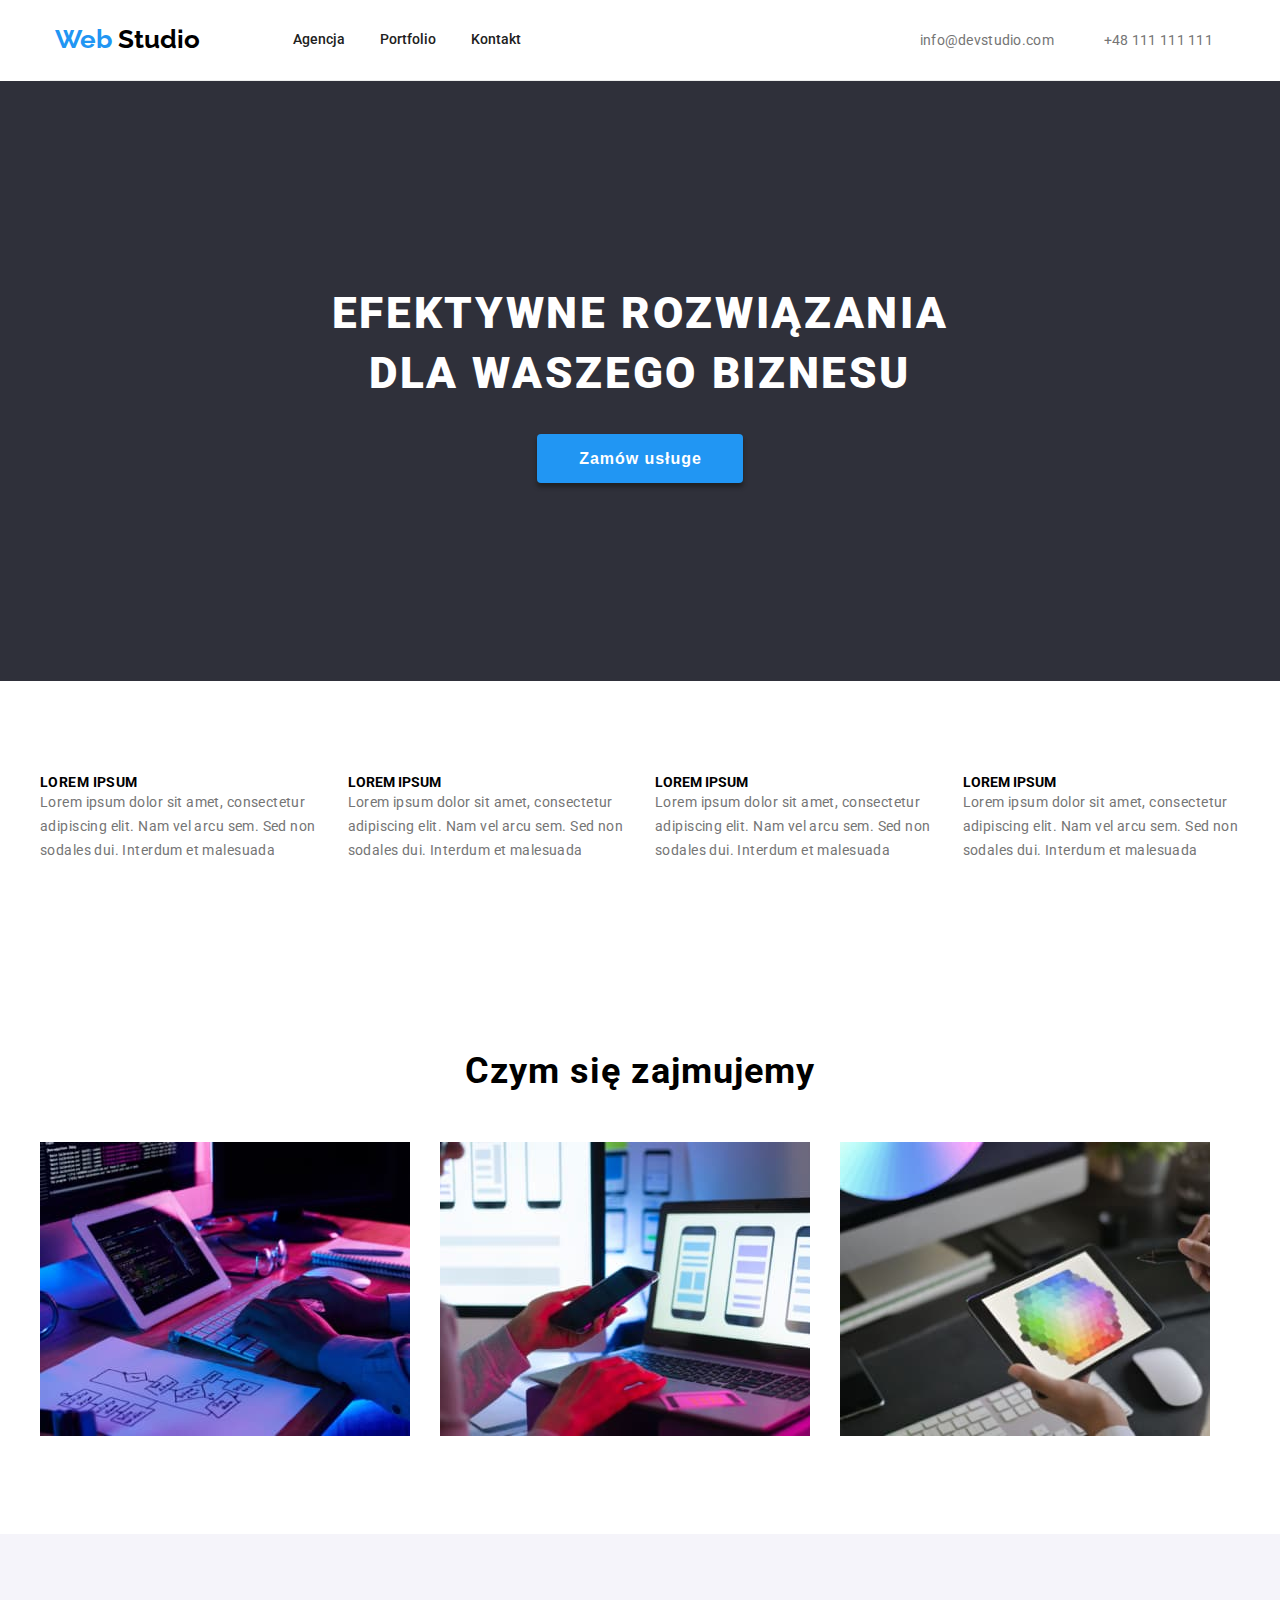
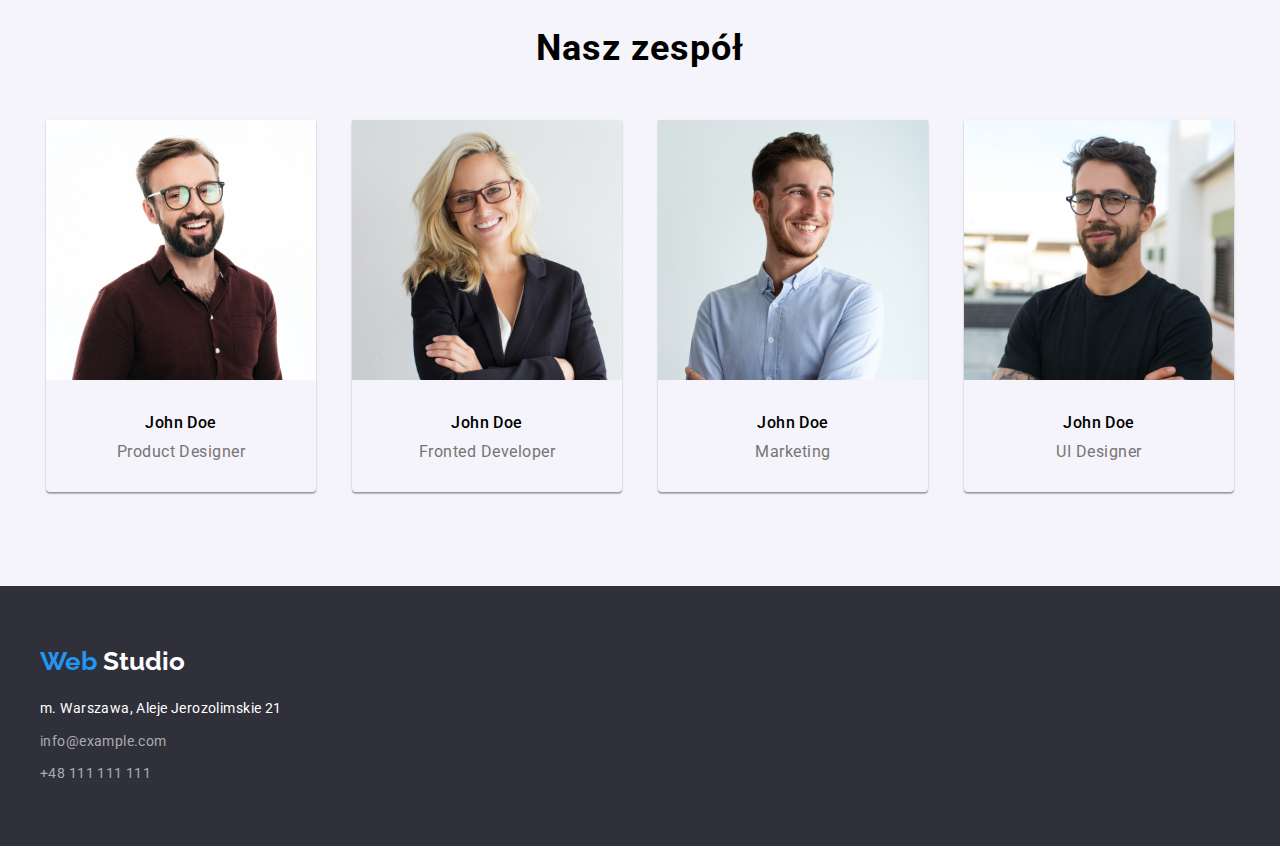
<file: index.html>
<!DOCTYPE html>
<html lang="pl">
  <head>
    <meta charset="UTF-8" />
    <meta http-equiv="X-UA-Compatible" content="IE=edge" />
    <meta name="viewport" content="width=device-width, initial-scale=1.0" />
    <title>Document</title>
    <link
      rel="stylesheet"
      href="https://cdnjs.cloudflare.com/ajax/libs/modern-normalize/1.1.0/modern-normalize.min.css"
      integrity="sha512-wpPYUAdjBVSE4KJnH1VR1HeZfpl1ub8YT/NKx4PuQ5NmX2tKuGu6U/JRp5y+Y8XG2tV+wKQpNHVUX03MfMFn9Q=="
      crossorigin="anonymous"
      referrerpolicy="no-referrer"
    />
    <link rel="images" href="images/" />
    <link rel="preconnect" href="https://fonts.googleapis.com" />
    <link rel="preconnect" href="https://fonts.gstatic.com" crossorigin />
    <link
      href="https://fonts.googleapis.com/css2?family=Raleway:wght@700&family=Roboto:wght@400;500;700;900&display=swap"
      rel="stylesheet"
    />
    <link rel="preconnect" href="https://fonts.googleapis.com" />
    <link rel="preconnect" href="https://fonts.gstatic.com" crossorigin />
    <link
      href="https://fonts.googleapis.com/css2?family=Raleway:wght@700&display=swap"
      rel="stylesheet"
    />
    <link rel="stylesheet" href="css/style.css" />
  </head>
  <body>
    <header>
      <nav>
        <div class="container nav-general">
          <!--logo-->
          <div class="nav-flex">
            <div class="logo-nav">
              <a href="index.html" class="logo">
                <span class="logo-web">Web</span>
                Studio
              </a>
              <ul class="nav ul">
                <li><a class="nav-agency" href="#">Agencja</a></li>
                <li>
                  <a class="nav-portfolio-main" href="portfolio.html">
                    Portfolio
                  </a>
                </li>
                <li><a class="nav-contact" href="#">Kontakt</a></li>
              </ul>
            </div>
            <!--contacts-->
            <ul class="nav-flex-contact">
              <li>
                <a class="mail" href="mailto:info@devstudio.com">
                  info@devstudio.com
                </a>
              </li>
              <li>
                <a class="tel" href="tel:+48111111111">+48 111 111 111</a>
              </li>
            </ul>
          </div>
        </div>
      </nav>
    </header>
    <main>
      <section class="section header">
        <!--hero-->
        <div class="container">
          <div class="container-header">
            <h1 class="h1">EFEKTYWNE ROZWIĄZANIA DLA WASZEGO BIZNESU</h1>
            <div class="button-flex">
              <button class="order-button" type="button">
                <span class="order-text">Zamów usługe</span>
              </button>
            </div>
          </div>
        </div>
      </section>
      <!--lorem ipsum-->
      <section class="section main">
        <div class="container flex-main">
          <ul class="ul">
            <li>
              <h3 class="topic-one">LOREM IPSUM</h3>
              <p class="about one">
                Lorem ipsum dolor sit amet, consectetur adipiscing elit. Nam vel
                arcu sem. Sed non sodales dui. Interdum et malesuada
              </p>
            </li>
            <li>
              <h3 class="topic-two">LOREM IPSUM</h3>
              <p class="about two">
                Lorem ipsum dolor sit amet, consectetur adipiscing elit. Nam vel
                arcu sem. Sed non sodales dui. Interdum et malesuada
              </p>
            </li>
            <li>
              <h3 class="topic-three">LOREM IPSUM</h3>
              <p class="about three">
                Lorem ipsum dolor sit amet, consectetur adipiscing elit. Nam vel
                arcu sem. Sed non sodales dui. Interdum et malesuada
              </p>
            </li>
            <li>
              <h3 class="topic-four">LOREM IPSUM</h3>
              <p class="about four">
                Lorem ipsum dolor sit amet, consectetur adipiscing elit. Nam vel
                arcu sem. Sed non sodales dui. Interdum et malesuada
              </p>
            </li>
          </ul>
        </div>
      </section>
      <!--czym sie zajmujemy-->
      <section class="section">
        <div class="container main-content">
          <h2 class="team-header">Czym się zajmujemy</h2>
          <ul class="main-content-flex">
            <li>
              <img
                class="workplace"
                src="images/services/deskOffice.jpg"
                alt="stanowisko pracy"
                width="370"
                height="294"
              />
            </li>
            <li>
              <img
                class="phone"
                src="images/services/creatingApp.jpg"
                alt="telefon na tle ekranu"
                width="370"
                height="294"
              />
            </li>
            <li>
              <img
                class="tablet"
                src="images/services/choosingColors.jpg"
                alt="tablet na tle ekranu"
                width="370"
                height="294"
              />
            </li>
          </ul>
        </div>
      </section>
      <!--team-->
      <section class="section team-content">
        <div class="container">
          <h2 class="team-header">Nasz zespół</h2>
          <ul class="ul team-photos">
            <li class="team-card">
              <img
                src="images/employees/johnRedShirt.jpg"
                alt="uśmiechnięty męźczyzna"
                width="270"
                height="260"
              />
              <h4 class="header-john-doe">John Doe</h4>
              <p class="job-position">Product Designer</p>
            </li>
            <li class="team-card">
              <img
                src="images/employees/johnWomen.jpg"
                alt="uśmiechnięta kobieta"
                width="270"
                height="260"
              />
              <h4 class="header-john-doe">John Doe</h4>
              <p class="job-position">Fronted Developer</p>
            </li>
            <li class="team-card">
              <img
                src="images/employees/johnBlueShirt.jpg"
                alt="uśmiechnięty męźczyzna"
                width="270"
                height="260"
              />
              <h4 class="header-john-doe">John Doe</h4>
              <p class="job-position">Marketing</p>
            </li>
            <li class="team-card">
              <img
                src="images/employees/johnTShirt.jpg"
                alt="uśmiechnięty męźczyzna"
                width="270"
                height="260"
              />
              <h4 class="header-john-doe">John Doe</h4>
              <p class="job-position">UI Designer</p>
            </li>
          </ul>
        </div>
      </section>
      <!--footer-->
      <footer class="footer">
        <div class="container logo-footer-flex">
          <a href="index.html" class="logo-footer">
            Web
            <span class="logo-studio">Studio</span>
          </a>
          <address class="address">
            m. Warszawa, Aleje Jerozolimskie 21
            <a class="footer-mail" href="mailto:info@example.com">
              info@example.com
            </a>
            <a class="footer-tel" href="tel:+48111111111">+48 111 111 111</a>
          </address>
        </div>
      </footer>
    </main>
  </body>
</html>
</file>
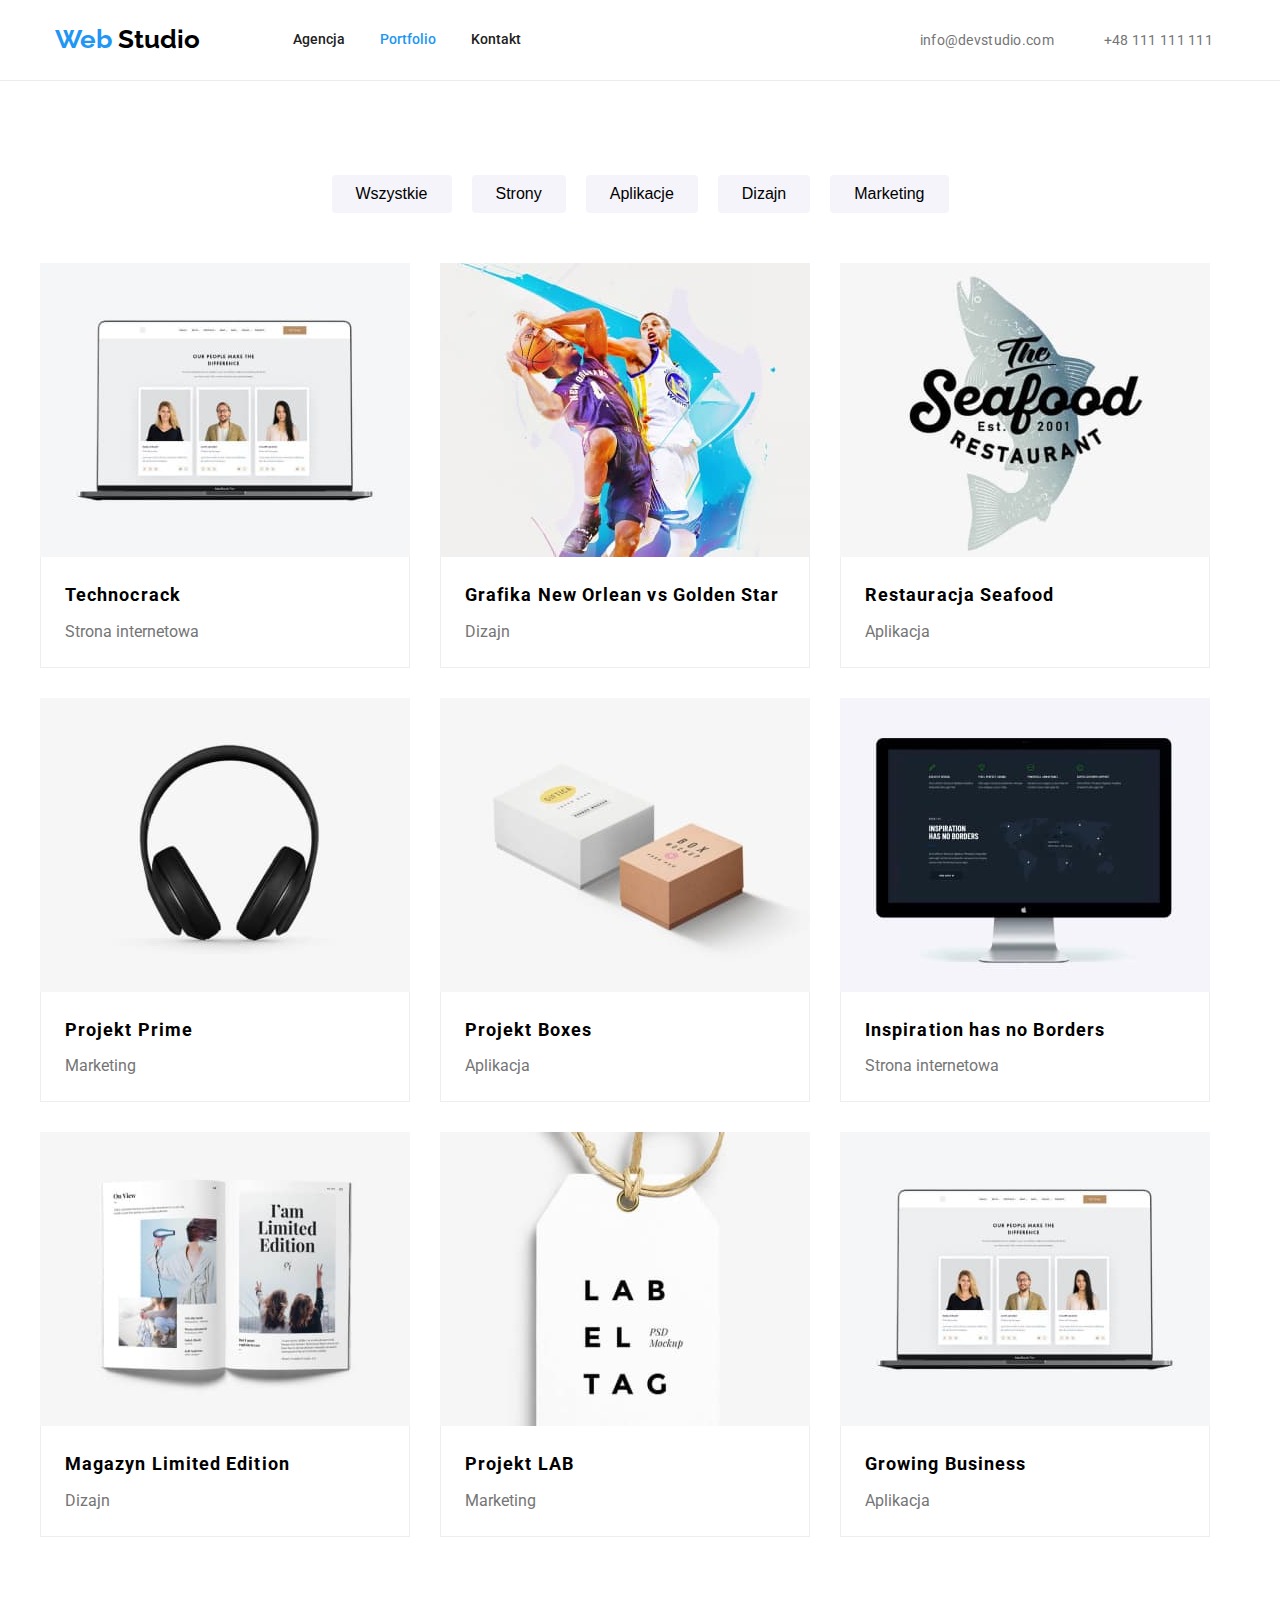
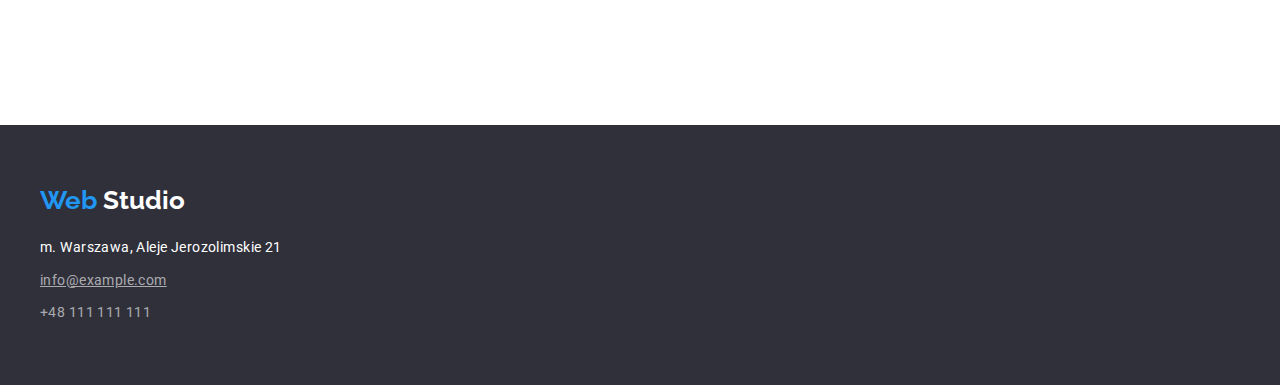
<file: portfolio.html>
<!DOCTYPE html>
<html lang="pl">
  <head>
    <meta charset="UTF-8" />
    <meta http-equiv="X-UA-Compatible" content="IE=edge" />
    <meta name="viewport" content="width=device-width, initial-scale=1.0" />
    <title>Document</title>
    <link
      rel="stylesheet"
      href="https://cdnjs.cloudflare.com/ajax/libs/modern-normalize/1.1.0/modern-normalize.min.css"
      integrity="sha512-wpPYUAdjBVSE4KJnH1VR1HeZfpl1ub8YT/NKx4PuQ5NmX2tKuGu6U/JRp5y+Y8XG2tV+wKQpNHVUX03MfMFn9Q=="
      crossorigin="anonymous"
      referrerpolicy="no-referrer"
    />
    <link rel="images" href="images/portfolio" />
    <link rel="preconnect" href="https://fonts.googleapis.com" />
    <link rel="preconnect" href="https://fonts.gstatic.com" crossorigin />
    <link
      href="https://fonts.googleapis.com/css2?family=Raleway:wght@700&family=Roboto:wght@400;500;700;900&display=swap"
      rel="stylesheet"
    />
    <link rel="preconnect" href="https://fonts.googleapis.com" />
    <link rel="preconnect" href="https://fonts.gstatic.com" crossorigin />
    <link
      href="https://fonts.googleapis.com/css2?family=Raleway:wght@700&display=swap"
      rel="stylesheet"
    />
    <link rel="stylesheet" href="css/style.css" />
  </head>
  <body>
    <header>
      <nav class="nav-general">
        <div class="container">
          <!--logo-->
          <div class="nav-flex">
            <div class="logo-nav">
              <a href="#" class="logo">
                <span class="logo-web">Web</span>
                Studio
              </a>
              <ul class="nav ul">
                <li><a class="nav-agency" href="index.html">Agencja</a></li>
                <li>
                  <a class="nav-portfolio" href="portfolio.html">Portfolio</a>
                </li>
                <li><a class="nav-contact" href="#">Kontakt</a></li>
              </ul>
            </div>
            <!--contacts-->
            <!-- <div class="div-contact"> -->
            <ul class="nav-flex-contact">
              <li>
                <a class="mail" href="mailto:info@devstudio.com">
                  info@devstudio.com
                </a>
              </li>
              <li>
                <a class="tel" href="tel:+48111111111">+48 111 111 111</a>
              </li>
            </ul>
            <!-- </div> -->
          </div>
        </div>
      </nav>
    </header>
    <main>
      <!--HERO-->
      <section class="section">
        <div class="container">
          <div class="container menu-portfolio">
            <ul class="ul-portfolio">
              <li>
                <button class="button all" type="button">
                  <span class="ul-portfolio-button">Wszystkie</span>
                </button>
              </li>
              <li>
                <button class="button pages" type="button">
                  <span class="ul-portfolio-button">Strony</span>
                </button>
              </li>
              <li>
                <button class="button apps" type="button">
                  <span class="ul-portfolio-button">Aplikacje</span>
                </button>
              </li>
              <li>
                <button class="button design" type="button">
                  <span class="ul-portfolio-button">Dizajn</span>
                </button>
              </li>
              <li>
                <button class="button marketing" type="button">
                  <span class="ul-portfolio-button">Marketing</span>
                </button>
              </li>
            </ul>
          </div>
          <ul class="main-portfolio">
            <li class="li-flex">
              <img
                class="img-portfolio"
                src="images/portfolio/programmingServiceLaptop.jpg"
                alt="reklama usługi programowania na laptopie"
                width="370"
                height="294"
              />
              <div class="li-description">
                <h2 class="caption">Technocrack</h2>
                <p class="button-type">Strona internetowa</p>
              </div>
            </li>
            <li class="li-flex">
              <img
                class="img-portfolio"
                src="images/portfolio/graphicDesignService.jpg"
                alt="grafika przedstawiająca grę w koszykówkę 1v1 dwóch męczyzn "
                width="370"
                height="294"
              />
              <div class="li-description">
                <h2 class="caption">Grafika New Orlean vs Golden Star</h2>
                <p class="button-type">Dizajn</p>
              </div>
            </li>
            <li class="li-flex">
              <img
                class="img-portfolio"
                src="images/portfolio/seafoodAppService.jpg"
                alt="napis the seafood restaurant na tle ryby"
                width="370"
                height="294"
              />
              <div class="li-description">
                <h2 class="caption">Restauracja Seafood</h2>
                <p class="button-type">Aplikacja</p>
              </div>
            </li>
            <li class="li-flex">
              <img
                class="img-portfolio"
                src="images/portfolio/headphonesMarketingService.jpg"
                alt="słuchawki nauszne"
                width="370"
                height="294"
              />
              <div class="li-description">
                <h2 class="caption">Projekt Prime</h2>
                <p class="button-type">Marketing</p>
              </div>
            </li>
            <li class="li-flex">
              <img
                class="img-portfolio"
                src="images/portfolio/boxesAppService.jpg"
                alt="dwa pudełka ustawione prostopadle wobec siebie"
                width="370"
                height="294"
              />
              <div class="li-description">
                <h2 class="caption">Projekt Boxes</h2>
                <p class="button-type">Aplikacja</p>
              </div>
            </li>
            <li class="li-flex">
              <img
                class="img-portfolio"
                src="images/portfolio/programmingServicePC.jpg"
                alt="reklama usługi programowania na monitorze"
                width="370"
                height="294"
              />
              <div class="li-description">
                <h2 class="caption">Inspiration has no Borders</h2>
                <p class="button-type">Strona internetowa</p>
              </div>
            </li>
            <li class="li-flex">
              <img
                class="img-portfolio"
                src="images/portfolio/magazineDesignService.jpg"
                alt="czasopismo z reklamą z napisem jestem edycją limitowaną w języku angielskim"
                width="370"
                height="294"
              />
              <div class="li-description">
                <h2 class="caption">Magazyn Limited Edition</h2>
                <p class="button-type">Dizajn</p>
              </div>
            </li>
            <li class="li-flex">
              <img
                class="img-portfolio"
                src="images/portfolio/labMarketingService.jpg"
                alt="etykieta z napisem lab el tag psd mockup"
                width="370"
                height="294"
              />
              <div class="li-description">
                <h2 class="caption">Projekt LAB</h2>
                <p class="button-type">Marketing</p>
              </div>
            </li>
            <li class="li-flex">
              <img
                class="img-portfolio"
                src="images/portfolio/programmingServiceLaptop.jpg"
                alt="osoba programuje aplikacje na laptopie"
                width="370"
                height="294"
              />
              <div class="li-description">
                <h2 class="caption">Growing Business</h2>
                <p class="button-type">Aplikacja</p>
              </div>
            </li>
          </ul>
        </div>
      </section>
      <!--footer-->
      <footer class="footer">
        <div class="container logo-footer-flex">
          <a href="index.html" class="logo-footer">
            Web
            <span class="logo-studio">Studio</span>
          </a>
          <address class="address">
            m. Warszawa, Aleje Jerozolimskie 21
            <a class="footer-mail-portfolio" href="mailto:info@example.com">
              info@example.com
            </a>
            <a class="footer-tel" href="tel:+48111111111">+48 111 111 111</a>
          </address>
        </div>
      </footer>
    </main>
  </body>
</html>
</file>
<file: css/style.css>
body {
  font-family: "Roboto", sans-serif;
  width: 100%;
}
* {
  margin: 0;
  padding: 0;
}

.container {
  max-width: 1200px;
  margin: 0 auto;
  padding: 0 15px;
}

.section {
  padding: 94px 0;
}

.logo-nav {
  display: flex;
  align-items: center;
  padding-left: 15px;
  flex: 1;
}

.nav-general {
  display: flex;
  /* max-width: 1200px; */
  /* justify-content: flex-start; */
  gap: 50px;
  padding: 0;
  border-bottom: 1px solid #ececec;
  /* align-items: center; */
}

.ul {
  list-style: none;
  padding: 0;
  display: flex;
  flex-wrap: nowrap;
  justify-content: space-between;
  gap: 30px;
}

.logo-web {
  color: #2196f3;
}

.nav-flex {
  width: 1200px;
  display: flex;
  justify-content: flex-start;
  gap: 1;
  /* flex: 1; */
}

.logo {
  font-family: "Raleway", sans-serif;
  display: block;
  padding-top: 24px;
  padding-bottom: 25px;
  font-weight: 700;
  font-size: 1.62rem;
  line-height: 1.19;
  color: #000000;
  text-decoration: none;
}

/* .div-contact {
  align-items: center;
} */

.nav-flex-contact {
  display: flex;
  align-items: center;
  gap: 50px;
  flex-flow: row nowrap;
  /* justify-content: flex-end; */
  list-style: none;
  padding-right: 27px;
}

.nav-agency {
  color: #212121;
  text-decoration: none;
}

.nav-agency:active,
.nav-agency:focus,
.nav-agency:hover,
.nav-portfolio:active,
.nav-portfolio:focus,
.nav-portfolio:hover,
.nav-contact:active,
.nav-contact:focus,
.nav-contact:hover,
.mail:active,
.mail:focus,
.mail:hover,
.tel:active,
.tel:focus,
.tel:hover,
.nav-portfolio-main:active,
.nav-portfolio-main:focus,
.nav-portfolio-main:hover {
  color: #2196f3;
  cursor: pointer;
}

.nav-portfolio,
.nav-portfolio-main {
  color: #212121;
  text-decoration: none;
}

.nav-contact {
  color: #212121;
  text-decoration: none;
}

.mail {
  font-size: 0.87rem;
  line-height: 1.14;
  letter-spacing: 0.02em;
  color: #757575;
  text-decoration: none;
}

.tel {
  font-size: 0.87rem;
  line-height: 1.14;
  letter-spacing: 0.02em;
  color: #757575;
  text-decoration: none;
}

.header {
  background: #2f303a;
  padding-left: 15px;
  padding-right: 15px;
}

.h1 {
  font-weight: 900;
  font-size: 2.75rem;
  line-height: 1.36;
  text-align: center;
  letter-spacing: 0.06em;
  color: #ffffff;
  padding-top: 109px;
  flex-wrap: wrap;
  margin: 0;
}

.order-button {
  background: #2196f3;
  border-radius: 4px;
  justify-content: center;
  align-self: auto;
  box-shadow: 0px 4px 4px #212121;
  outline: none;
  border: none;
  padding: 10px 41px 10px 42px;
}

.order-text {
  font-weight: 700;
  font-size: 1rem;
  line-height: 1.87;
  align-items: center;
  text-align: center;
  letter-spacing: 0.06em;
  color: #ffffff;
}

.section .main {
  background: #ffffff;
  display: flex;
  flex-flow: row nowrap;
  padding-bottom: 0;
}

.about {
  font-weight: 400;
  font-size: 0.87rem;
  line-height: 1.71;
  letter-spacing: 0.03em;

  color: #757575;
}

.topic-one {
  font-weight: 700;
  font-size: 0.87rem;
  line-height: 1.14;
  letter-spacing: 0.03em;
  text-align: left;
}

.topic-two {
  font-weight: 700;
  font-size: 0.87rem;
  line-height: 1.14;
  text-align: left;
}

.topic-three {
  font-weight: 700;
  font-size: 0.87rem;
  line-height: 1.14;
  text-align: left;
}

.topic-four {
  font-weight: 700;
  font-size: 0.87rem;
  line-height: 1.14;
  text-align: left;
}

.workplace {
  width: 370px;
  height: 294px;
}

.phone {
  width: 370px;
  height: 294px;
}

.tablet {
  width: 370px;
  height: 294px;
}

.footer {
  background-color: #2f303a;
  margin: 0 auto;
}

.logo-studio {
  color: #ffffff;
}

.address {
  font-size: 0.87rem;
  line-height: 1.71;
  letter-spacing: 0.03em;
  font-family: "Roboto", sans-serif;
  font-style: normal;
  color: #ffffff;
  display: flex;
  flex-direction: column;
  margin-top: 20px;
  gap: 9px;
  padding-bottom: 60px;
}

.header-john-doe {
  font-weight: 500;
  font-size: 1rem;
  line-height: 1.18;
  white-space: nowrap;
  text-align: center;
  letter-spacing: 0.03em;
  display: block;
  margin-top: 30px;
  /* margin-bottom: 59px; */
}

.job-position {
  font-weight: 400;
  font-size: 1rem;
  line-height: 1.18;
  text-align: center;
  letter-spacing: 0.03em;
  color: #757575;
  margin-top: 10px;
  padding-bottom: 30px;
}

.footer-mail {
  font-weight: 400;
  font-size: 0.87rem;
  line-height: 1.71;
  letter-spacing: 0.03em;
  text-decoration: none;
  color: #ffffff99;
}

.footer-mail:active {
  color: #2196f3;
}

.footer-tel {
  font-weight: 400;
  font-size: 0.87rem;
  line-height: 1.71;
  letter-spacing: 0.03em;
  text-decoration: none;
  color: #ffffff99;
}

.footer-tel:active {
  color: #2196f3;
}

.logo-footer-flex {
  display: block;
  padding-right: 15px;
  padding-top: 60px;
}

.button:hover,
.button:focus,
.button:active {
  background-color: #2196f3;
  color: #ffffff;
}
.all,
.pages,
.apps,
.design,
.marketing {
  font-size: 1rem;
  line-height: 1.62;
}

.button {
  background: #f5f4fa;
  border-radius: 4px;
  outline: none;
  border: none;
  cursor: pointer;
}

.button-type {
  font-size: 1rem;
  line-height: 1.87;
  color: #757575;
  padding: 4px 24px 20px 24px;
}

.caption {
  padding-top: 20px;
  font-weight: 700;
  font-size: 1.12rem;
  line-height: 2;
  letter-spacing: 0.06em;
  padding-left: 24px;
  padding-right: 24px;
}

.nav {
  font-weight: 500;
  font-size: 0.87rem;
  line-height: 1.14;
  text-decoration: none;
  padding: 0;
  color: #212121;
  display: flex-start;
  flex: 1;
  gap: 35px;
  justify-content: flex-start;
  margin-left: 93px;
}

.nav-portfolio {
  color: #2196f3;
}

.header .container {
  display: flex;
  flex-direction: column;
  justify-content: center;
  align-items: center;
}

.main-content {
  background: #ffffff;
}

.main-content-flex {
  display: flex;
  gap: 30px;
  list-style: none;
}

.container-header {
  display: flex;
  padding-left: 252px;
  padding-right: 252px;
  flex-direction: column;
  align-items: center;
}

.button-flex {
  margin-bottom: 104px;
  padding-top: 30px;
}

.flex-main {
  background: #ffffff;
  display: flex;
  flex-flow: row nowrap;
  justify-content: center;
  gap: 30px;
}

.team-header {
  font-weight: 700;
  font-size: 36px;
  line-height: 1.16;
  text-align: center;
  letter-spacing: 0.03em;
  padding-bottom: 50px;
  margin: 0;
}
.team-content {
  background: #f5f4fa;
}

.team-photos {
  display: flex;
  flex-direction: row;
  gap: 30px;
  justify-content: space-evenly;
}

.team-card {
  box-shadow: 0px 1px 3px #0000001f, 0px 1px 1px #00000024,
    0px 2px 1px #00000033;
  border-radius: 0px 0px 4px 4px;
}

.ul-portfolio {
  margin: 0 auto;
  display: flex;
  gap: 20px;
  list-style: none;
  justify-content: center;
}

.main-portfolio {
  display: flex;
  flex-flow: row wrap;
  list-style: none;
  gap: 30px;
  /* padding-left: 15px;
  padding-right: 15px; */
  padding-bottom: 94px;
}

.ul-portfolio-button {
  display: block;
  padding: 6px 24px;
}

.footer-mail-portfolio {
  font-weight: 400;
  font-size: 0.87rem;
  line-height: 1.71;
  letter-spacing: 0.03em;
  text-decoration: none;
  color: #ffffff99;
  text-decoration: underline;
  text-decoration-color: #ffffff99;
}

.section .portfolio {
  padding-top: 94px;
  padding-bottom: 0px;
}

.menu-portfolio {
  padding-bottom: 50px;
}

.logo-footer {
  font-family: "Raleway", sans-serif;
  text-decoration: none;
  font-weight: 700;
  font-size: 1.62rem;
  line-height: 1.19;
  color: #2196f3;
}

.li-flex {
  width: calc((100%- 2 * 30px) / 3);
  vertical-align: center;
}

.li-description {
  border-left: 1px solid #eeeeee;
  border-bottom: 1px solid #eeeeee;
  border-right: 1px solid #eeeeee;
}

.img-portfolio {
  vertical-align: middle;
}
</file>
